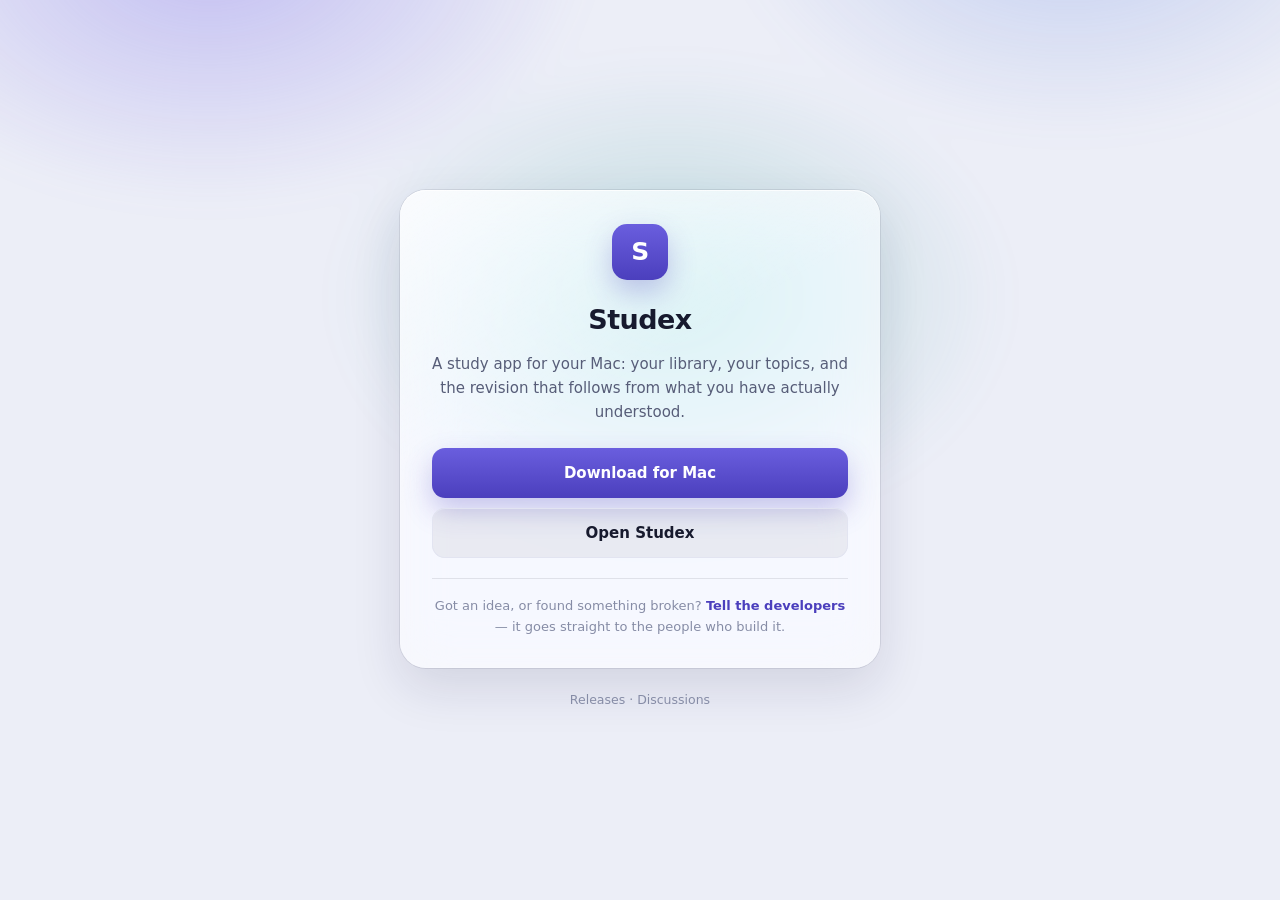
<file: docs/index.html>
<!doctype html>
<html lang="en">
<head>
<meta charset="utf-8">
<meta name="viewport" content="width=device-width, initial-scale=1">
<title>Studex for Mac</title>
<meta name="description" content="Download Studex, open it on this Mac, or tell the developers what it should do next.">
<link rel="stylesheet" href="assets/studex.css">
</head>
<body>
<div class="aura"></div>

<main class="pane">
  <div class="mark" aria-hidden="true">S</div>
  <h1>Studex</h1>
  <p class="lede">
    A study app for your Mac: your library, your topics, and the revision that follows from
    what you have actually understood.
  </p>

  <div class="actions">
    <a class="btn" href="https://github.com/IronMaxi21/Studex-releases/releases/latest">Download for Mac</a>
    <a class="btn quiet" href="studex://home">Open Studex</a>
  </div>

  <p class="note">
    Got an idea, or found something broken?
    <a href="https://github.com/IronMaxi21/Studex-releases/issues/new/choose">Tell the developers</a> —
    it goes straight to the people who build it.
  </p>
</main>

<footer class="foot">
  <a href="https://github.com/IronMaxi21/Studex-releases">Releases</a> ·
  <a href="https://github.com/IronMaxi21/Studex-releases/discussions">Discussions</a>
</footer>
</body>
</html>
</file>
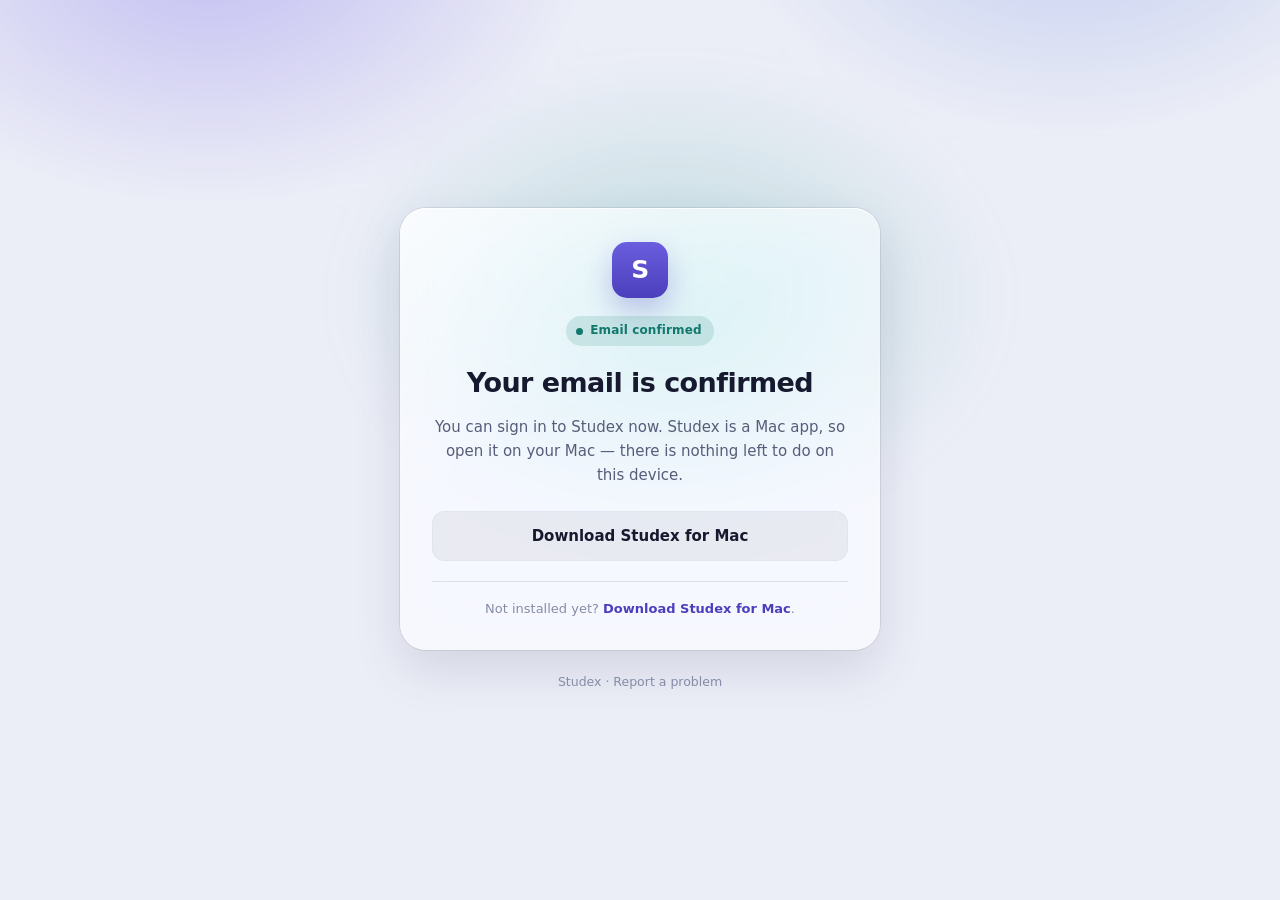
<file: docs/confirmed/index.html>
<!doctype html>
<html lang="en">
<head>
<meta charset="utf-8">
<meta name="viewport" content="width=device-width, initial-scale=1">
<meta name="robots" content="noindex">
<!-- A confirmation link carries a one-time token. Nothing about this page is
     worth leaking it to, so no referrer leaves here and nothing is embedded. -->
<meta name="referrer" content="no-referrer">
<title>Studex Email Confirmed</title>
<link rel="stylesheet" href="../assets/studex.css">
</head>
<body>
<div class="aura"></div>

<main class="pane">
  <div class="mark" aria-hidden="true">S</div>

  <!-- Three states, one page: confirmed, link expired, and a link opened
       somewhere Studex cannot run. The markup ships with the ordinary one
       visible so the page says something even if the script never runs. -->
  <span class="badge" id="badge"><span class="dot"></span><span id="badgeText">Email confirmed</span></span>

  <h1 id="title">Your email is confirmed</h1>
  <p class="lede" id="lede">You can sign in to Studex now. If it is already installed on this Mac, open it below.</p>

  <div class="actions">
    <a class="btn" id="open" href="studex://home">Open Studex</a>
    <a class="btn quiet" id="download" href="https://github.com/IronMaxi21/Studex-releases/releases/latest">Download Studex for Mac</a>
  </div>

  <p class="note" id="note">
    Nothing happened when you pressed Open? Studex is not installed on this device —
    open the app on your Mac and sign in there, or
    <a href="https://github.com/IronMaxi21/Studex-releases/releases/latest">download it</a>.
  </p>
</main>

<footer class="foot">
  <a href="../">Studex</a> · <a href="https://github.com/IronMaxi21/Studex-releases/issues">Report a problem</a>
</footer>

<script>
/*
 * Supabase sends the outcome back in the fragment, or in the query string when
 * the link was already dead. Either way the page's job is to say which of three
 * things happened and then get out of the way — the app does the signing in.
 */
(function () {
  var params = new URLSearchParams(location.search);
  var hash = new URLSearchParams(location.hash.replace(/^#/, ''));
  var pick = function (name) { return hash.get(name) || params.get(name) || ''; };

  var error = pick('error') || pick('error_code');
  var description = pick('error_description');

  // The token in the fragment is spent the moment Supabase redirects here, but
  // it should not sit in the address bar, the history entry or a screenshot.
  if (location.hash || params.has('access_token')) {
    try { history.replaceState(null, '', location.pathname); } catch (e) { /* file:// */ }
  }

  var badge = document.getElementById('badge');
  var badgeText = document.getElementById('badgeText');
  var title = document.getElementById('title');
  var lede = document.getElementById('lede');
  var open = document.getElementById('open');
  var note = document.getElementById('note');

  if (error) {
    badge.classList.add('warn');
    badgeText.textContent = 'Link expired';
    title.textContent = 'This link has expired';
    lede.textContent = /expired|otp/i.test(error + description)
      ? 'Confirmation links last an hour. Open Studex and sign up again with the same address — a fresh email is on its way within seconds.'
      : 'Studex could not confirm this address from this link. Open the app and try signing up again with the same address.';
    open.textContent = 'Open Studex';
    note.textContent = 'Still stuck after a second attempt? Tell us on GitHub and we will look at the account.';
    return;
  }

  // A link opened on a phone is the common case — the mail app is there, and
  // Studex is not. Saying so beats a button that silently does nothing.
  if (!/Macintosh|Mac OS X/.test(navigator.userAgent)) {
    lede.textContent = 'You can sign in to Studex now. Studex is a Mac app, so open it on your Mac — there is nothing left to do on this device.';
    open.classList.add('hidden');
    note.innerHTML = 'Not installed yet? <a href="https://github.com/IronMaxi21/Studex-releases/releases/latest">Download Studex for Mac</a>.';
    return;
  }

  // On a Mac, try the app straight away. macOS asks before handing over, so a
  // person who did not want this only sees a dialog they can dismiss.
  setTimeout(function () { location.href = 'studex://home'; }, 400);
})();
</script>
</body>
</html>
</file>
<file: docs/assets/studex.css>
/* Studex — the pages a link in an email lands on.
   The palette is the marketing site's, cut down to what two short pages need,
   so an email, the website and the app all read as the same product. The
   --glass-* tokens drive every frosted surface and are defined in both themes,
   because a pane that borrows the wrong ground is worse than no pane at all. */

:root {
  --page:   #eceef7;
  --ink:    #171a2e;
  --muted:  #575d78;
  --faint:  #868ca6;
  --line:   #e2e4f1;

  --violet:     #5a4fcf;
  --violet-ink: #4b3fbd;
  --teal:       #10786d;
  --clay:       #b4472e;

  --glass:       rgba(255, 255, 255, .58);
  --glass-rim:   rgba(23, 26, 46, .09);
  --glass-blur:  blur(26px) saturate(195%);
  --glass-shadow: 0 20px 50px rgba(28, 26, 74, .12);
  --glass-edge:  inset 0 1px 0 rgba(255, 255, 255, .72), inset 0 0 0 1px rgba(255, 255, 255, .1);
  --glass-sheen: linear-gradient(150deg, rgba(255, 255, 255, .55), rgba(255, 255, 255, 0) 42%);

  --aura-1: rgba(112, 96, 231, .34);
  --aura-2: rgba(42, 159, 144, .24);
  --aura-3: rgba(74, 111, 219, .26);

  --grad-cta: linear-gradient(180deg, #6a5ede, #4b3fbd);
  --shadow-cta: 0 12px 28px rgba(74, 62, 186, .28);
  --radius: 18px;
}

@media (prefers-color-scheme: dark) {
  :root:not([data-theme="light"]) {
    --page:   #0c0d1a;
    --ink:    #e9e9f0;
    --muted:  #a4a8be;
    --faint:  #767a92;
    --line:   #23253a;

    --violet:     #9184d9;
    --violet-ink: #a99ee8;
    --teal:       #5fc0ae;
    --clay:       #e0917c;

    --glass:       rgba(30, 32, 52, .55);
    --glass-rim:   rgba(0, 0, 0, .34);
    --glass-shadow: 0 20px 50px rgba(0, 0, 0, .42);
    --glass-edge:  inset 0 1px 0 rgba(255, 255, 255, .10), inset 0 0 0 1px rgba(255, 255, 255, .05);
    --glass-sheen: linear-gradient(150deg, rgba(255, 255, 255, .10), rgba(255, 255, 255, 0) 42%);

    --aura-1: rgba(112, 96, 231, .30);
    --aura-2: rgba(42, 159, 144, .18);
    --aura-3: rgba(74, 111, 219, .22);
  }
}
:root[data-theme="dark"] {
  --page:   #0c0d1a;
  --ink:    #e9e9f0;
  --muted:  #a4a8be;
  --faint:  #767a92;
  --line:   #23253a;
  --violet:     #9184d9;
  --violet-ink: #a99ee8;
  --teal:       #5fc0ae;
  --clay:       #e0917c;
  --glass:       rgba(30, 32, 52, .55);
  --glass-rim:   rgba(0, 0, 0, .34);
  --glass-shadow: 0 20px 50px rgba(0, 0, 0, .42);
  --glass-edge:  inset 0 1px 0 rgba(255, 255, 255, .10), inset 0 0 0 1px rgba(255, 255, 255, .05);
  --glass-sheen: linear-gradient(150deg, rgba(255, 255, 255, .10), rgba(255, 255, 255, 0) 42%);
  --aura-1: rgba(112, 96, 231, .30);
  --aura-2: rgba(42, 159, 144, .18);
  --aura-3: rgba(74, 111, 219, .22);
}

* { box-sizing: border-box; }

body {
  margin: 0;
  min-height: 100vh;
  display: flex;
  flex-direction: column;
  align-items: center;
  justify-content: center;
  gap: 22px;
  padding: 48px 16px;
  background: var(--page);
  color: var(--ink);
  font-family: "Inter", system-ui, -apple-system, "Segoe UI", sans-serif;
  font-size: 15px;
  line-height: 1.6;
  -webkit-font-smoothing: antialiased;
  text-rendering: optimizeLegibility;
}

/* Colour behind the glass, so the blur has something to bend. Decorative and
   fixed, so it never adds to the page's own scroll. */
.aura {
  position: fixed; inset: -20% -10% auto -10%; height: 78vh; z-index: 0;
  pointer-events: none;
  background:
    radial-gradient(48vw 46vh at 22% 18%, var(--aura-1), transparent 62%),
    radial-gradient(42vw 40vh at 78% 12%, var(--aura-3), transparent 64%),
    radial-gradient(40vw 40vh at 52% 68%, var(--aura-2), transparent 66%);
  filter: blur(18px);
}

/* ── the pane ───────────────────────────────────────────────────────────── */
.pane {
  position: relative; z-index: 1;
  width: 100%; max-width: 480px;
  padding: 34px 32px 30px;
  border-radius: 26px;
  background: var(--glass);
  -webkit-backdrop-filter: var(--glass-blur);
  backdrop-filter: var(--glass-blur);
  box-shadow: var(--glass-shadow), var(--glass-edge), 0 0 0 1px var(--glass-rim);
  text-align: center;
  overflow: hidden;
}
/* The light that makes glass look like glass rather than like a tinted box. */
.pane::before {
  content: ""; position: absolute; inset: 0; pointer-events: none;
  background: var(--glass-sheen);
}
.pane > * { position: relative; }

.mark {
  width: 56px; height: 56px; margin: 0 auto 18px;
  border-radius: 15px;
  display: grid; place-items: center;
  background: var(--grad-cta);
  box-shadow: var(--shadow-cta);
  color: #fff; font-weight: 700; font-size: 25px; letter-spacing: -.02em;
}

h1 {
  margin: 0;
  font-size: clamp(22px, 5vw, 27px);
  font-weight: 650;
  letter-spacing: -.02em;
  text-wrap: balance;
}
.lede { margin: 11px auto 0; max-width: 34em; color: var(--muted); }

/* One badge above the heading, saying which of the three things happened. */
.badge {
  display: inline-flex; align-items: center; gap: 7px;
  margin-bottom: 15px; padding: 5px 12px 5px 10px;
  border-radius: 999px;
  font-size: 12px; font-weight: 600; letter-spacing: .01em;
  background: color-mix(in srgb, var(--teal) 14%, transparent);
  color: var(--teal);
}
.badge.warn { background: color-mix(in srgb, var(--clay) 14%, transparent); color: var(--clay); }
.badge .dot { width: 7px; height: 7px; border-radius: 50%; background: currentColor; }

.actions { display: flex; flex-direction: column; gap: 10px; margin-top: 24px; }

.btn {
  display: inline-flex; align-items: center; justify-content: center; gap: 9px;
  padding: 13px 20px;
  border: 0; border-radius: 13px;
  font: inherit; font-weight: 600; font-size: 15px;
  text-decoration: none; cursor: pointer;
  background: var(--grad-cta); color: #fff;
  box-shadow: var(--shadow-cta);
  transition: transform .15s ease, box-shadow .15s ease;
}
.btn:hover { transform: translateY(-1px); }
.btn:focus-visible { outline: 2px solid var(--violet); outline-offset: 3px; }

.btn.quiet {
  background: color-mix(in srgb, var(--ink) 6%, transparent);
  color: var(--ink);
  box-shadow: inset 0 0 0 1px var(--line);
}
.btn.quiet:hover { background: color-mix(in srgb, var(--ink) 10%, transparent); }

.note {
  margin: 20px auto 0; padding-top: 17px;
  border-top: 1px solid color-mix(in srgb, var(--ink) 10%, transparent);
  color: var(--faint); font-size: 13px; max-width: 32em;
}
.note a { color: var(--violet-ink); text-decoration: none; font-weight: 550; }
.note a:hover { text-decoration: underline; }

.foot { position: relative; z-index: 1; color: var(--faint); font-size: 12.5px; }
.foot a { color: inherit; text-decoration: none; }
.foot a:hover { color: var(--ink); }

.hidden { display: none !important; }

@media (prefers-reduced-motion: reduce) {
  * { animation: none !important; transition: none !important; }
}
</file>
